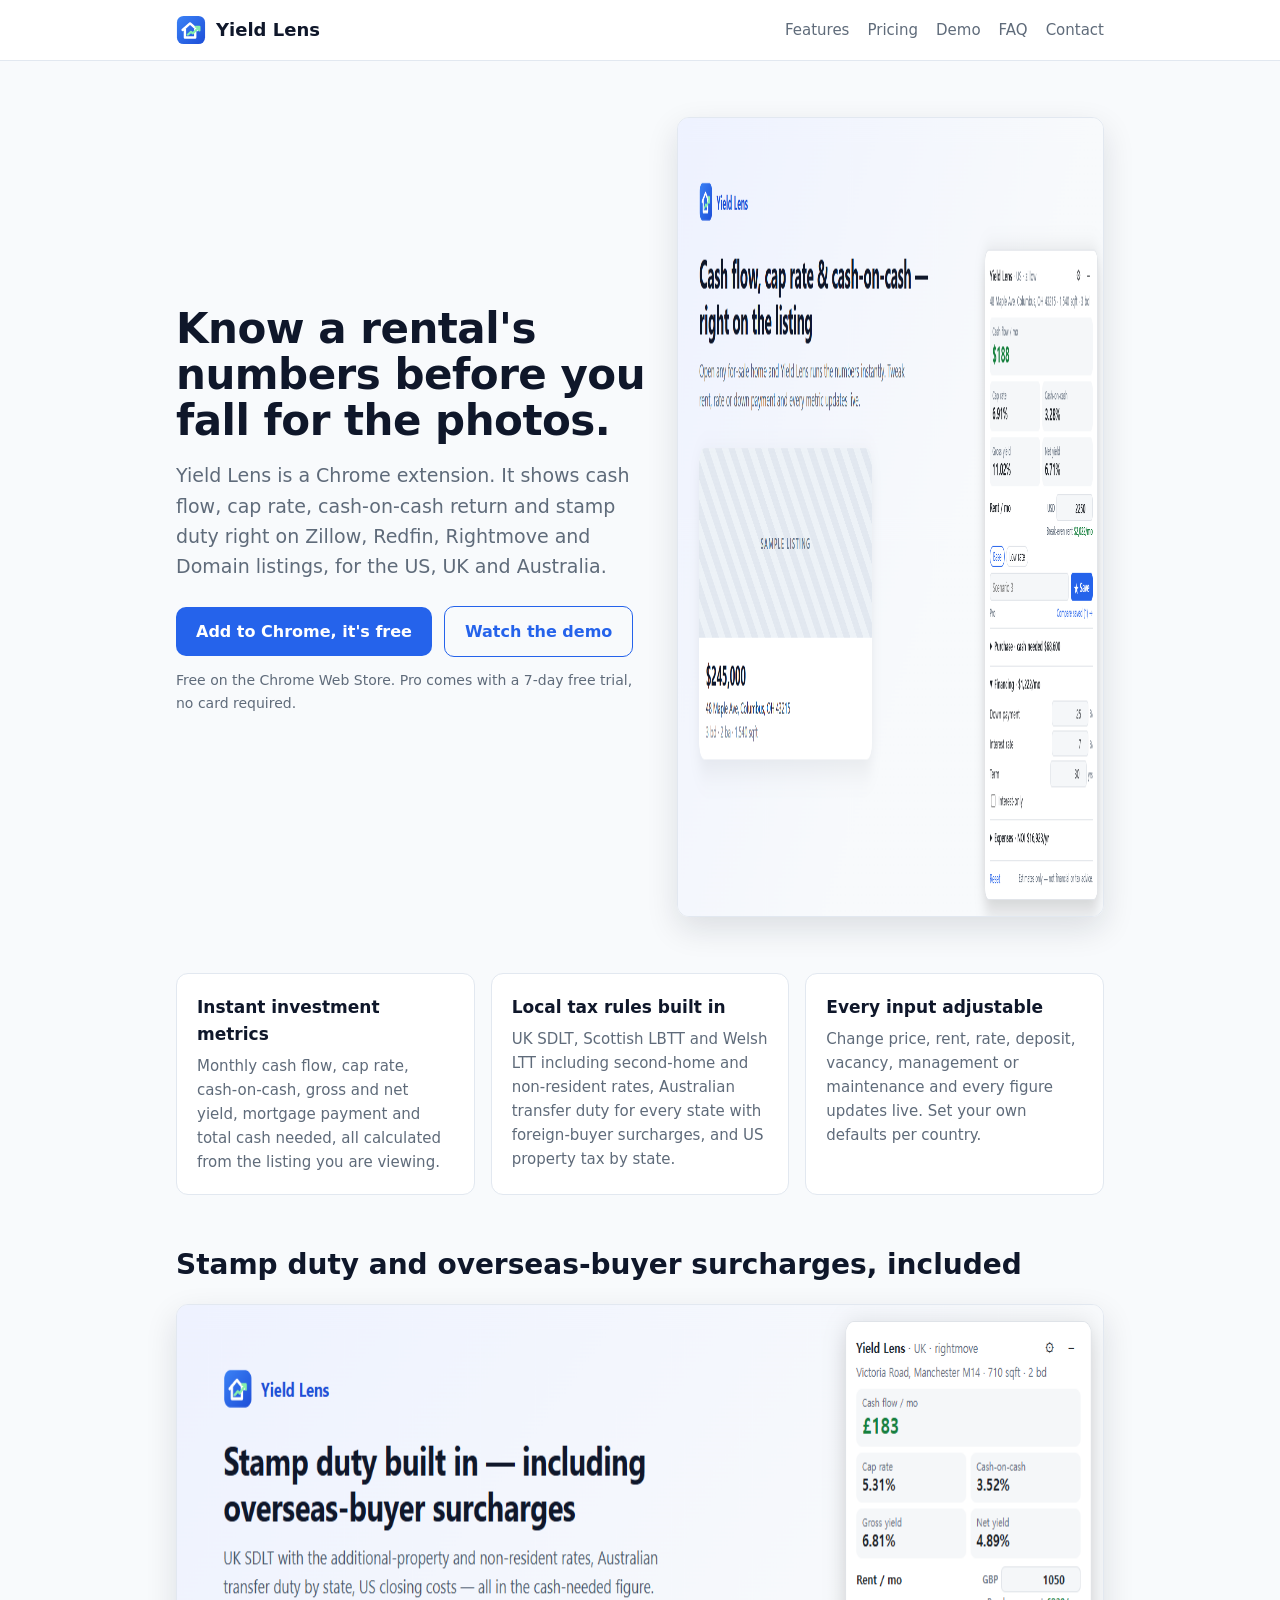
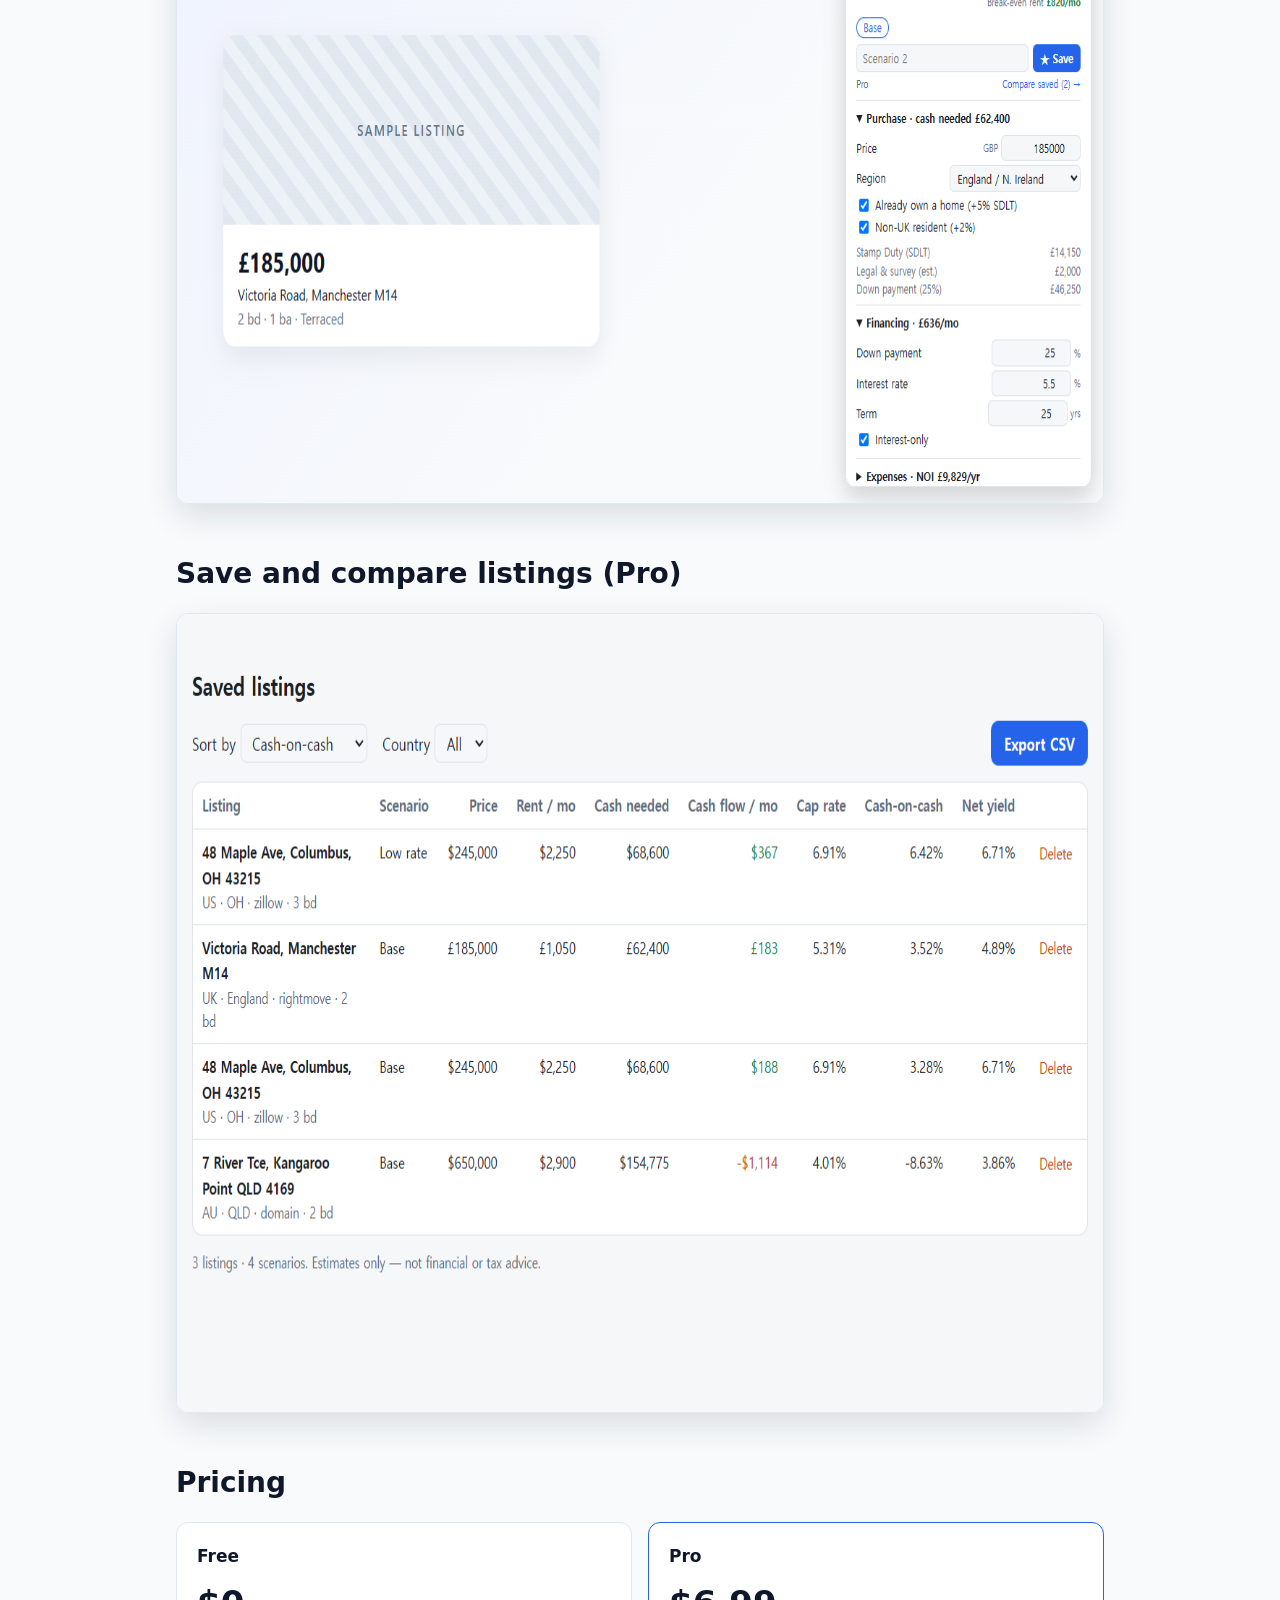
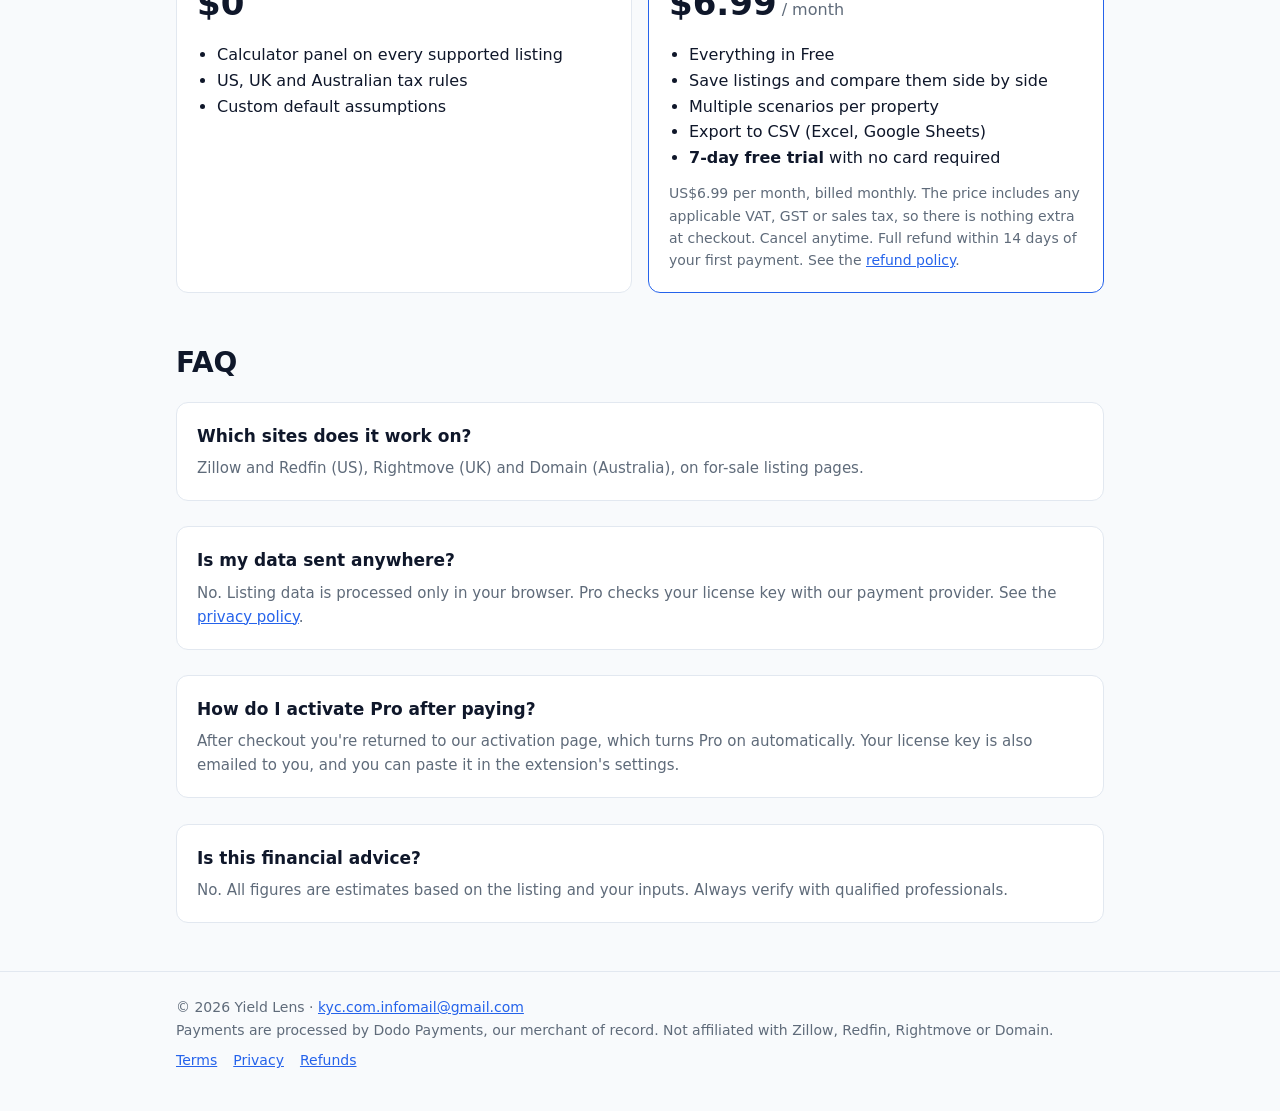
<file: index.html>
<!doctype html>
<html lang="en">
<head>
<meta charset="utf-8" />
<meta name="viewport" content="width=device-width, initial-scale=1" />
<title>Yield Lens – Rental Property Calculator for Chrome</title>
<meta name="description" content="Cash flow, cap rate, rental yield and stamp duty on Zillow, Redfin, Rightmove and Domain listings. A Chrome extension for property investors in the US, UK and Australia." />
<link rel="icon" href="img/icon.svg" type="image/svg+xml" />
<link rel="stylesheet" href="style.css" />
</head>
<body>
<header class="site"><div class="wrap">
  <a class="brand" href="./"><img src="img/icon.svg" alt="" />Yield Lens</a>
  <nav class="site"><a href="#features">Features</a><a href="#pricing">Pricing</a><a href="demo.html">Demo</a><a href="#faq">FAQ</a><a href="mailto:kyc.com.infomail@gmail.com">Contact</a></nav>
</div></header>

<main class="wrap">
  <section class="hero">
    <div>
      <h1>Know a rental's numbers before you fall for the photos.</h1>
      <p class="lead">Yield Lens is a Chrome extension. It shows cash flow, cap rate, cash-on-cash return and stamp duty right on Zillow, Redfin, Rightmove and Domain listings, for the US, UK and Australia.</p>
      <div class="ctas">
        <a class="btn" href="https://chromewebstore.google.com/detail/lgcgakfnemhaohgicpjpabeapgnioijn">Add to Chrome, it's free</a>
        <a class="btn secondary" href="demo.html">Watch the demo</a>
      </div>
      <p class="muted" style="font-size:14px;margin-top:12px">Free on the Chrome Web Store. Pro comes with a 7-day free trial, no card required.</p>
      <div>
      </div>
    </div>
    <img class="shot" src="img/panel-us.png" alt="Yield Lens panel showing monthly cash flow, cap rate and cash-on-cash return next to a sample US listing" width="1280" height="800" />
  </section>

  <section id="features" class="features">
    <div class="card"><h3>Instant investment metrics</h3><p>Monthly cash flow, cap rate, cash-on-cash, gross and net yield, mortgage payment and total cash needed, all calculated from the listing you are viewing.</p></div>
    <div class="card"><h3>Local tax rules built in</h3><p>UK SDLT, Scottish LBTT and Welsh LTT including second-home and non-resident rates, Australian transfer duty for every state with foreign-buyer surcharges, and US property tax by state.</p></div>
    <div class="card"><h3>Every input adjustable</h3><p>Change price, rent, rate, deposit, vacancy, management or maintenance and every figure updates live. Set your own defaults per country.</p></div>
  </section>

  <section class="block">
    <h2>Stamp duty and overseas-buyer surcharges, included</h2>
    <img class="shot" src="img/panel-uk.png" alt="Yield Lens panel on a sample UK listing with stamp duty including additional-property and non-resident surcharges" width="1280" height="800" />
  </section>

  <section class="block">
    <h2>Save and compare listings (Pro)</h2>
    <img class="shot" src="img/compare.png" alt="Comparison table of saved listings and scenarios sorted by cash-on-cash return, with CSV export" width="1280" height="800" />
  </section>

  <section id="pricing" class="block">
    <h2>Pricing</h2>
    <div class="pricing">
      <div class="card">
        <h3>Free</h3>
        <div class="price">$0</div>
        <ul>
          <li>Calculator panel on every supported listing</li>
          <li>US, UK and Australian tax rules</li>
          <li>Custom default assumptions</li>
        </ul>
      </div>
      <div class="card pro">
        <h3>Pro</h3>
        <div class="price">$6.99<span class="muted" style="font-size:16px;font-weight:400"> / month</span></div>
        <ul>
          <li>Everything in Free</li>
          <li>Save listings and compare them side by side</li>
          <li>Multiple scenarios per property</li>
          <li>Export to CSV (Excel, Google Sheets)</li>
          <li><strong>7-day free trial</strong> with no card required</li>
        </ul>
        <p class="muted" style="font-size:14px;margin-top:12px">US$6.99 per month, billed monthly. The price includes any applicable VAT, GST or sales tax, so there is nothing extra at checkout. Cancel anytime. Full refund within 14 days of your first payment. See the <a href="refund.html">refund policy</a>.</p>
      </div>
    </div>
  </section>

  <section id="faq" class="block">
    <h2>FAQ</h2>
    <div class="card">
      <h3>Which sites does it work on?</h3>
      <p>Zillow and Redfin (US), Rightmove (UK) and Domain (Australia), on for-sale listing pages.</p>
    </div><br />
    <div class="card">
      <h3>Is my data sent anywhere?</h3>
      <p>No. Listing data is processed only in your browser. Pro checks your license key with our payment provider. See the <a href="privacy.html">privacy policy</a>.</p>
    </div><br />
    <div class="card">
      <h3>How do I activate Pro after paying?</h3>
      <p>After checkout you're returned to our activation page, which turns Pro on automatically. Your license key is also emailed to you, and you can paste it in the extension's settings.</p>
    </div><br />
    <div class="card">
      <h3>Is this financial advice?</h3>
      <p>No. All figures are estimates based on the listing and your inputs. Always verify with qualified professionals.</p>
    </div>
  </section>
</main>

<footer class="site"><div class="wrap">
  <span>© 2026 Yield Lens · <a href="mailto:kyc.com.infomail@gmail.com">kyc.com.infomail@gmail.com</a><br />Payments are processed by Dodo Payments, our merchant of record. Not affiliated with Zillow, Redfin, Rightmove or Domain.</span>
  <nav><a href="terms.html">Terms</a><a href="privacy.html">Privacy</a><a href="refund.html">Refunds</a></nav>
</div></footer>
</body>
</html>
</file>
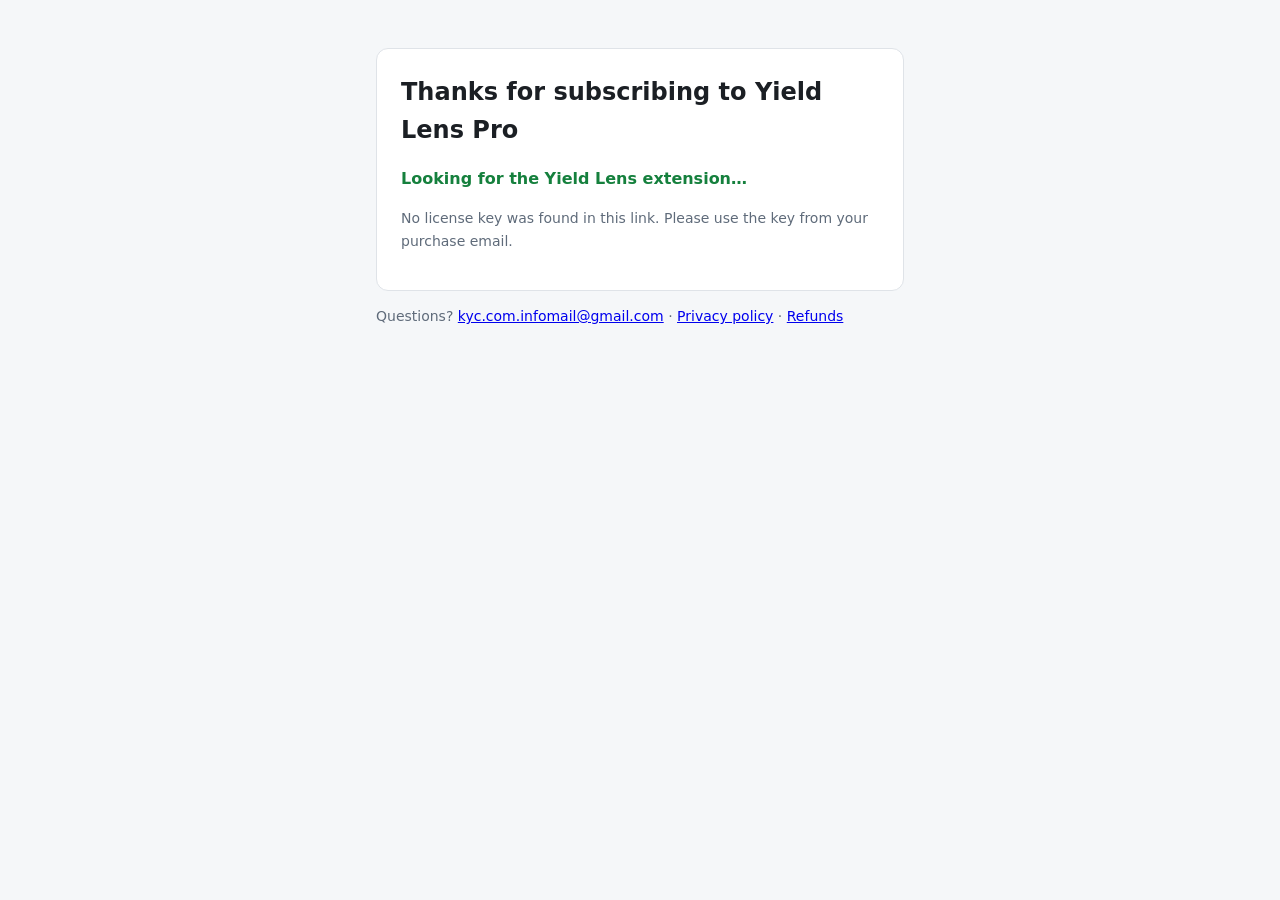
<file: activate.html>
<!doctype html>
<html lang="en">
<head>
<meta charset="utf-8" />
<meta name="viewport" content="width=device-width, initial-scale=1" />
<meta name="robots" content="noindex" />
<title>Activate Yield Lens Pro</title>
<style>
  :root { --fg:#1b1f24; --muted:#5f6b7a; --bg:#f5f7f9; --card:#fff; --border:#dfe3e8; --accent:#2563eb; --ok:#15803d; --err:#c2410c; }
  @media (prefers-color-scheme: dark) { :root { --fg:#e8eaed; --muted:#9aa4b1; --bg:#111315; --card:#1b1e22; --border:#30353b; --accent:#6b9cff; --ok:#4ade80; --err:#fb923c; } }
  * { box-sizing:border-box; }
  body { margin:0; background:var(--bg); color:var(--fg); font:16px/1.6 system-ui,-apple-system,'Segoe UI',Roboto,sans-serif; }
  main { max-width:560px; margin:0 auto; padding:48px 16px; }
  .card { background:var(--card); border:1px solid var(--border); border-radius:12px; padding:24px; }
  h1 { font-size:24px; margin:0 0 8px; }
  .key { display:flex; gap:8px; margin:16px 0; }
  code { flex:1; min-width:0; overflow-wrap:anywhere; font:15px ui-monospace,Consolas,monospace; background:var(--bg); border:1px solid var(--border); border-radius:8px; padding:10px 12px; }
  button { font:inherit; font-weight:600; border:0; border-radius:8px; padding:0 16px; background:var(--accent); color:#fff; cursor:pointer; }
  #yl-status { font-weight:600; }
  #yl-status[data-state="ok"] { color:var(--ok); } #yl-status[data-state="error"] { color:var(--err); }
  .muted { color:var(--muted); font-size:14px; }
  [hidden] { display:none !important; }
</style>
</head>
<body>
<main>
  <div class="card">
    <h1>Thanks for subscribing to Yield Lens Pro</h1>
    <p id="yl-status" data-state="ok">Looking for the Yield Lens extension…</p>

    <div id="key-box" hidden>
      <p class="muted">Your license key (also sent to your email):</p>
      <div class="key"><code id="key"></code><button id="copy" type="button">Copy</button></div>
    </div>

    <div id="manual" hidden>
      <p class="muted">To activate manually: click the Yield Lens icon in Chrome → <b>Default assumptions</b> → paste the key under <b>Plan</b> → <b>Activate</b>.</p>
    </div>
    <p id="no-key" class="muted" hidden>No license key was found in this link. Please use the key from your purchase email.</p>
  </div>
  <p class="muted">Questions? <a href="mailto:kyc.com.infomail@gmail.com">kyc.com.infomail@gmail.com</a> · <a href="privacy.html">Privacy policy</a> · <a href="refund.html">Refunds</a></p>
</main>
<script>
  (function () {
    var key = (new URLSearchParams(location.search).get('license_key') || '').split(',')[0].trim();
    var status = document.getElementById('yl-status');
    if (key) {
      document.getElementById('key').textContent = key;
      document.getElementById('key-box').hidden = false;
      document.getElementById('copy').onclick = function () {
        navigator.clipboard.writeText(key).then(function () { document.getElementById('copy').textContent = 'Copied'; });
      };
    } else {
      document.getElementById('no-key').hidden = false;
    }
    // The extension's content script marks the page and updates #yl-status.
    setTimeout(function () {
      if (document.documentElement.dataset.ylInstalled === 'true') {
        if (!key) status.textContent = 'Yield Lens is installed.';
        if (status.dataset.state === 'error') document.getElementById('manual').hidden = false;
        return;
      }
      status.textContent = 'The Yield Lens extension was not detected in this browser.';
      status.dataset.state = 'error';
      document.getElementById('manual').hidden = false;
    }, 2500);
  })();
</script>
</body>
</html>
</file>
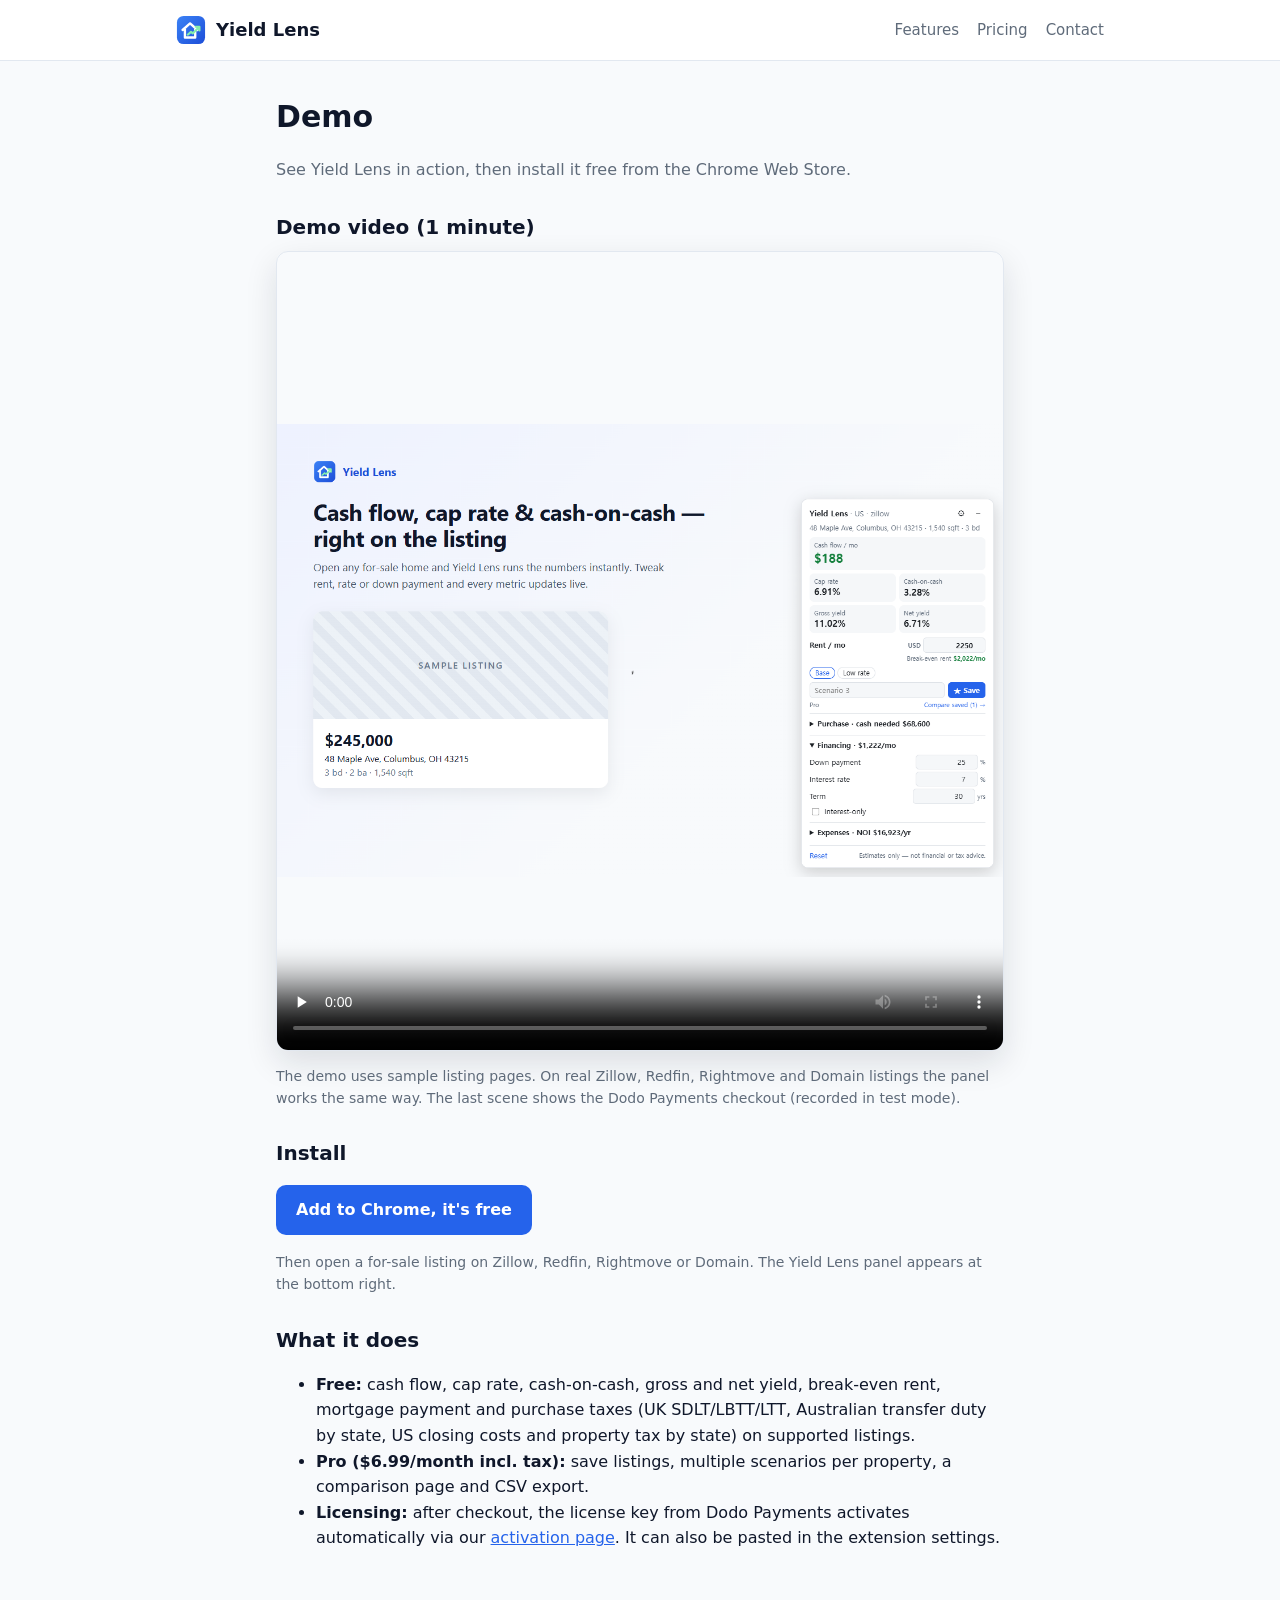
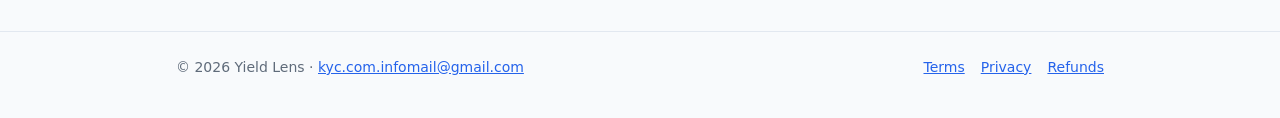
<file: demo.html>
<!doctype html>
<html lang="en">
<head>
<meta charset="utf-8" />
<meta name="viewport" content="width=device-width, initial-scale=1" />
<title>Demo – Yield Lens</title>
<link rel="icon" href="img/icon.svg" type="image/svg+xml" />
<link rel="stylesheet" href="style.css" />
</head>
<body>
<header class="site"><div class="wrap">
  <a class="brand" href="./"><img src="img/icon.svg" alt="" />Yield Lens</a>
  <nav class="site"><a href="./#features">Features</a><a href="./#pricing">Pricing</a><a href="mailto:kyc.com.infomail@gmail.com">Contact</a></nav>
</div></header>
<main class="doc">
<h1>Demo</h1>
<p class="muted">See Yield Lens in action, then install it free from the Chrome Web Store.</p>

<h2>Demo video (1 minute)</h2>
<video class="shot" src="media/demo.webm" poster="img/panel-us.png" controls playsinline preload="none" width="1280" height="800"></video>
<p class="muted" style="font-size:14px">The demo uses sample listing pages. On real Zillow, Redfin, Rightmove and Domain listings the panel works the same way. The last scene shows the Dodo Payments checkout (recorded in test mode).</p>

<h2>Install</h2>
<p><a class="btn" href="https://chromewebstore.google.com/detail/lgcgakfnemhaohgicpjpabeapgnioijn">Add to Chrome, it's free</a></p>
<p class="muted" style="font-size:14px">Then open a for-sale listing on Zillow, Redfin, Rightmove or Domain. The Yield Lens panel appears at the bottom right.</p>

<h2>What it does</h2>
<ul>
  <li><b>Free:</b> cash flow, cap rate, cash-on-cash, gross and net yield, break-even rent, mortgage payment and purchase taxes (UK SDLT/LBTT/LTT, Australian transfer duty by state, US closing costs and property tax by state) on supported listings.</li>
  <li><b>Pro ($6.99/month incl. tax):</b> save listings, multiple scenarios per property, a comparison page and CSV export.</li>
  <li><b>Licensing:</b> after checkout, the license key from Dodo Payments activates automatically via our <a href="activate.html">activation page</a>. It can also be pasted in the extension settings.</li>
</ul>

</main>
<footer class="site"><div class="wrap">
  <span>© 2026 Yield Lens · <a href="mailto:kyc.com.infomail@gmail.com">kyc.com.infomail@gmail.com</a></span>
  <nav><a href="terms.html">Terms</a><a href="privacy.html">Privacy</a><a href="refund.html">Refunds</a></nav>
</div></footer>
</body>
</html>
</file>
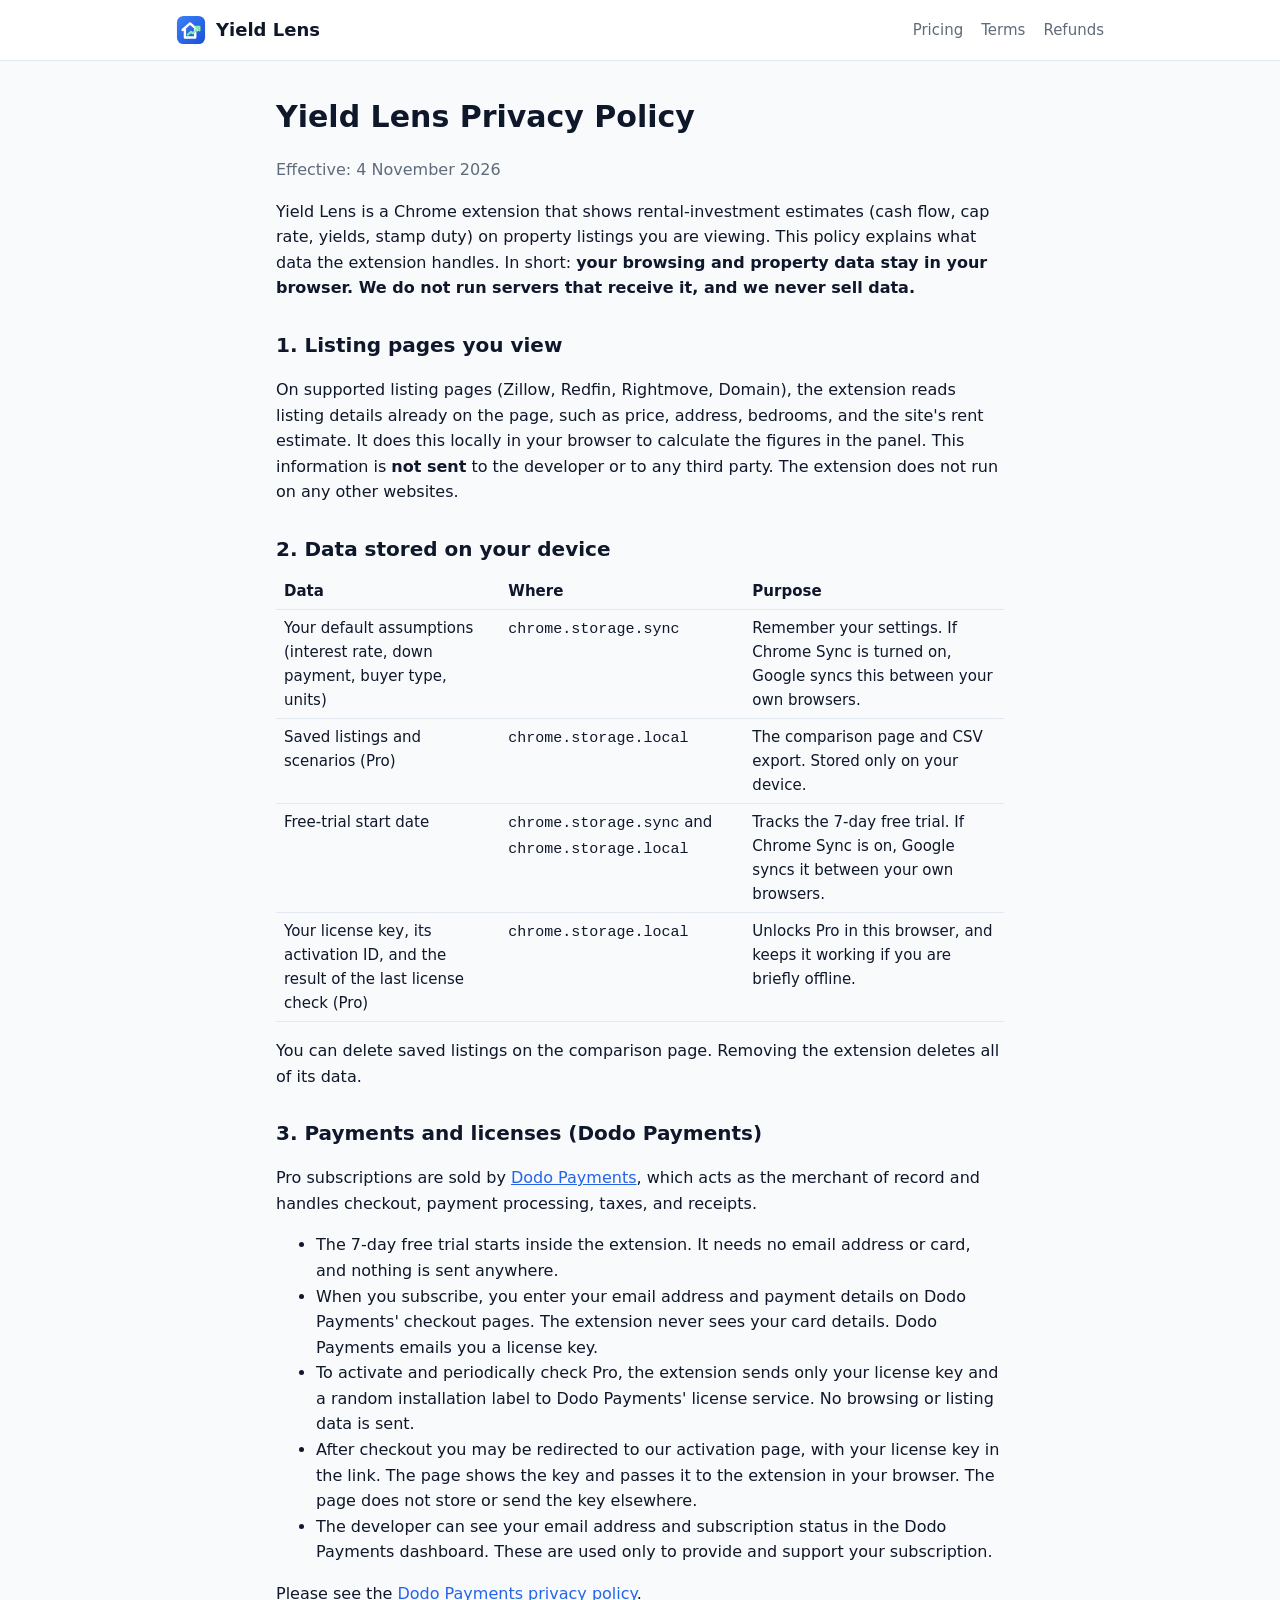
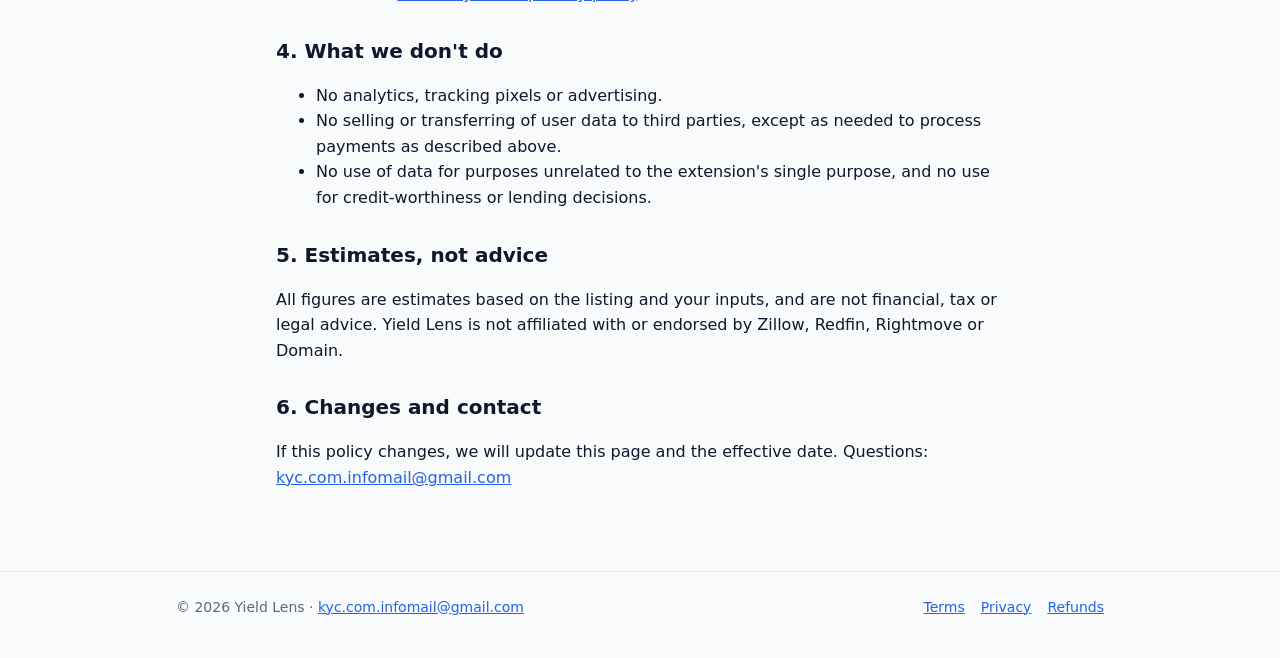
<file: privacy.html>
<!doctype html>
<html lang="en">
<head>
<meta charset="utf-8" />
<meta name="viewport" content="width=device-width, initial-scale=1" />
<title>Privacy Policy – Yield Lens</title>
<link rel="icon" href="img/icon.svg" type="image/svg+xml" />
<link rel="stylesheet" href="style.css" />
</head>
<body>
<header class="site"><div class="wrap">
  <a class="brand" href="./"><img src="img/icon.svg" alt="" />Yield Lens</a>
  <nav class="site"><a href="./#pricing">Pricing</a><a href="terms.html">Terms</a><a href="refund.html">Refunds</a></nav>
</div></header>
<main class="doc">
<h1>Yield Lens Privacy Policy</h1>
<p class="muted">Effective: 4 November 2026</p>

<p>Yield Lens is a Chrome extension that shows rental-investment estimates (cash flow, cap rate, yields, stamp duty) on property listings you are viewing. This policy explains what data the extension handles. In short: <strong>your browsing and property data stay in your browser. We do not run servers that receive it, and we never sell data.</strong></p>

<h2>1. Listing pages you view</h2>
<p>On supported listing pages (Zillow, Redfin, Rightmove, Domain), the extension reads listing details already on the page, such as price, address, bedrooms, and the site's rent estimate. It does this locally in your browser to calculate the figures in the panel. This information is <strong>not sent</strong> to the developer or to any third party. The extension does not run on any other websites.</p>

<h2>2. Data stored on your device</h2>
<table>
  <tr><th>Data</th><th>Where</th><th>Purpose</th></tr>
  <tr><td>Your default assumptions (interest rate, down payment, buyer type, units)</td><td><code>chrome.storage.sync</code></td><td>Remember your settings. If Chrome Sync is turned on, Google syncs this between your own browsers.</td></tr>
  <tr><td>Saved listings and scenarios (Pro)</td><td><code>chrome.storage.local</code></td><td>The comparison page and CSV export. Stored only on your device.</td></tr>
  <tr><td>Free-trial start date</td><td><code>chrome.storage.sync</code> and <code>chrome.storage.local</code></td><td>Tracks the 7-day free trial. If Chrome Sync is on, Google syncs it between your own browsers.</td></tr>
  <tr><td>Your license key, its activation ID, and the result of the last license check (Pro)</td><td><code>chrome.storage.local</code></td><td>Unlocks Pro in this browser, and keeps it working if you are briefly offline.</td></tr>
</table>
<p>You can delete saved listings on the comparison page. Removing the extension deletes all of its data.</p>

<h2>3. Payments and licenses (Dodo Payments)</h2>
<p>Pro subscriptions are sold by <a href="https://dodopayments.com">Dodo Payments</a>, which acts as the merchant of record and handles checkout, payment processing, taxes, and receipts.</p>
<ul>
  <li>The 7-day free trial starts inside the extension. It needs no email address or card, and nothing is sent anywhere.</li>
  <li>When you subscribe, you enter your email address and payment details on Dodo Payments' checkout pages. The extension never sees your card details. Dodo Payments emails you a license key.</li>
  <li>To activate and periodically check Pro, the extension sends only your license key and a random installation label to Dodo Payments' license service. No browsing or listing data is sent.</li>
  <li>After checkout you may be redirected to our activation page, with your license key in the link. The page shows the key and passes it to the extension in your browser. The page does not store or send the key elsewhere.</li>
  <li>The developer can see your email address and subscription status in the Dodo Payments dashboard. These are used only to provide and support your subscription.</li>
</ul>
<p>Please see the <a href="https://dodopayments.com/privacy-policy">Dodo Payments privacy policy</a>.</p>

<h2>4. What we don't do</h2>
<ul>
  <li>No analytics, tracking pixels or advertising.</li>
  <li>No selling or transferring of user data to third parties, except as needed to process payments as described above.</li>
  <li>No use of data for purposes unrelated to the extension's single purpose, and no use for credit-worthiness or lending decisions.</li>
</ul>

<h2>5. Estimates, not advice</h2>
<p>All figures are estimates based on the listing and your inputs, and are not financial, tax or legal advice. Yield Lens is not affiliated with or endorsed by Zillow, Redfin, Rightmove or Domain.</p>

<h2>6. Changes and contact</h2>
<p>If this policy changes, we will update this page and the effective date. Questions: <a href="mailto:kyc.com.infomail@gmail.com">kyc.com.infomail@gmail.com</a></p>
</main>
<footer class="site"><div class="wrap">
  <span>© 2026 Yield Lens · <a href="mailto:kyc.com.infomail@gmail.com">kyc.com.infomail@gmail.com</a></span>
  <nav><a href="terms.html">Terms</a><a href="privacy.html">Privacy</a><a href="refund.html">Refunds</a></nav>
</div></footer>
</body>
</html>
</file>
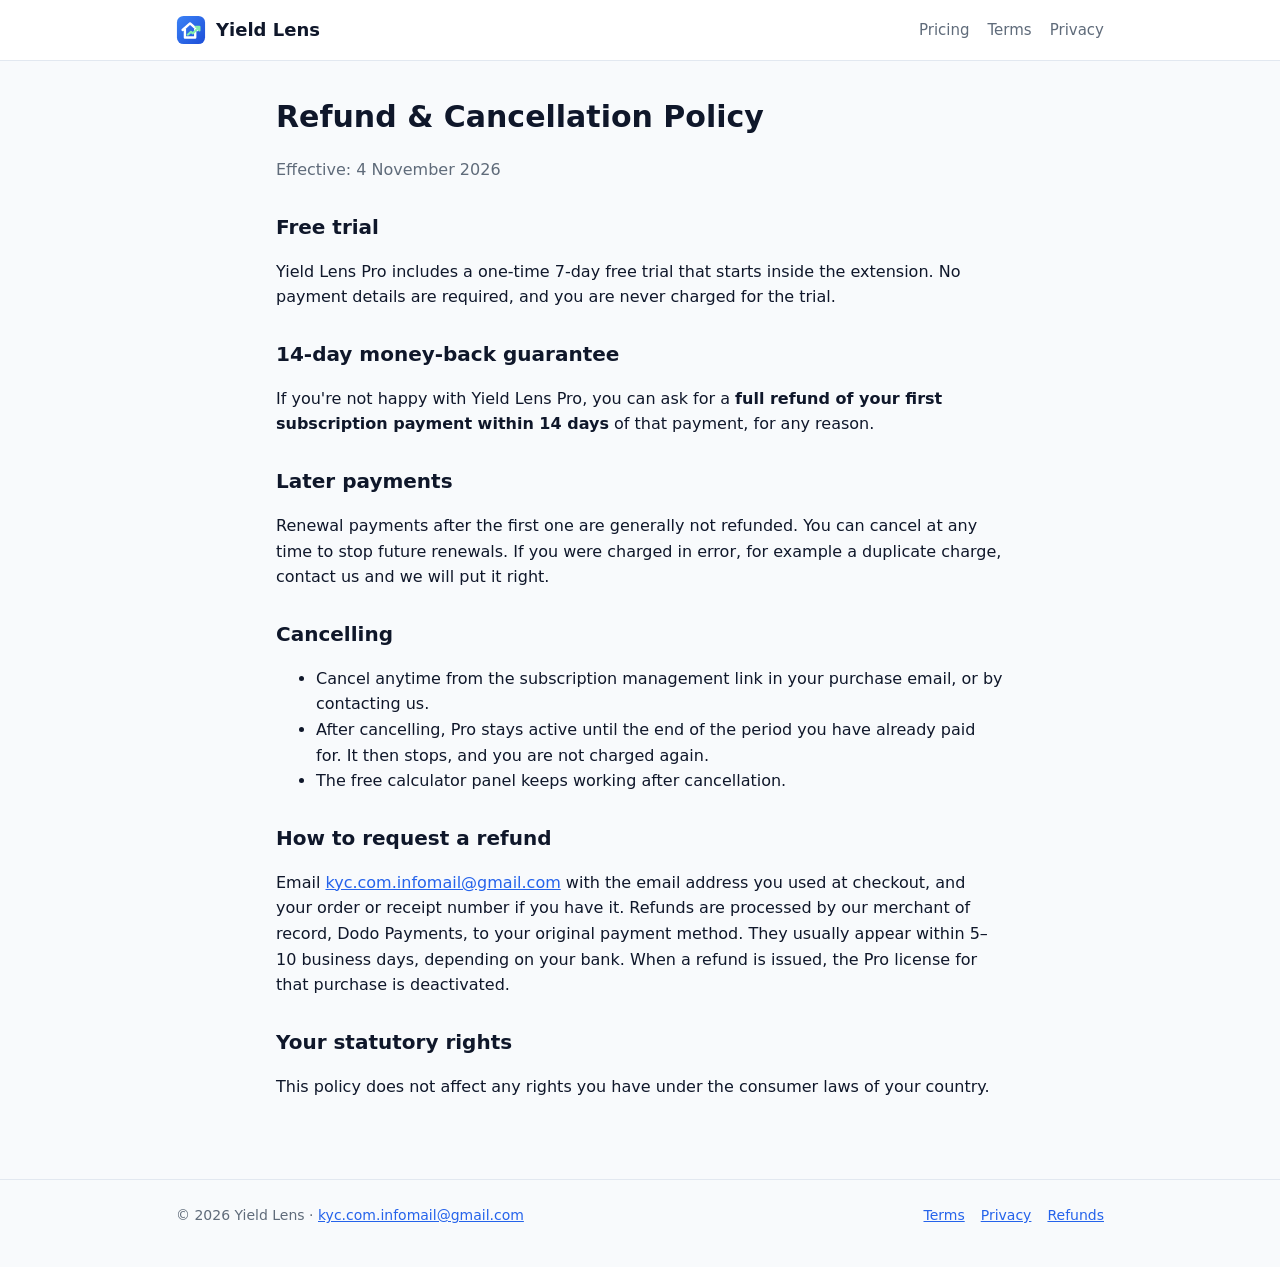
<file: refund.html>
<!doctype html>
<html lang="en">
<head>
<meta charset="utf-8" />
<meta name="viewport" content="width=device-width, initial-scale=1" />
<title>Refund Policy – Yield Lens</title>
<link rel="icon" href="img/icon.svg" type="image/svg+xml" />
<link rel="stylesheet" href="style.css" />
</head>
<body>
<header class="site"><div class="wrap">
  <a class="brand" href="./"><img src="img/icon.svg" alt="" />Yield Lens</a>
  <nav class="site"><a href="./#pricing">Pricing</a><a href="terms.html">Terms</a><a href="privacy.html">Privacy</a></nav>
</div></header>
<main class="doc">
<h1>Refund &amp; Cancellation Policy</h1>
<p class="muted">Effective: 4 November 2026</p>

<h2>Free trial</h2>
<p>Yield Lens Pro includes a one-time 7-day free trial that starts inside the extension. No payment details are required, and you are never charged for the trial.</p>

<h2>14-day money-back guarantee</h2>
<p>If you're not happy with Yield Lens Pro, you can ask for a <strong>full refund of your first subscription payment within 14 days</strong> of that payment, for any reason.</p>

<h2>Later payments</h2>
<p>Renewal payments after the first one are generally not refunded. You can cancel at any time to stop future renewals. If you were charged in error, for example a duplicate charge, contact us and we will put it right.</p>

<h2>Cancelling</h2>
<ul>
  <li>Cancel anytime from the subscription management link in your purchase email, or by contacting us.</li>
  <li>After cancelling, Pro stays active until the end of the period you have already paid for. It then stops, and you are not charged again.</li>
  <li>The free calculator panel keeps working after cancellation.</li>
</ul>

<h2>How to request a refund</h2>
<p>Email <a href="mailto:kyc.com.infomail@gmail.com">kyc.com.infomail@gmail.com</a> with the email address you used at checkout, and your order or receipt number if you have it. Refunds are processed by our merchant of record, Dodo Payments, to your original payment method. They usually appear within 5–10 business days, depending on your bank. When a refund is issued, the Pro license for that purchase is deactivated.</p>

<h2>Your statutory rights</h2>
<p>This policy does not affect any rights you have under the consumer laws of your country.</p>
</main>
<footer class="site"><div class="wrap">
  <span>© 2026 Yield Lens · <a href="mailto:kyc.com.infomail@gmail.com">kyc.com.infomail@gmail.com</a></span>
  <nav><a href="terms.html">Terms</a><a href="privacy.html">Privacy</a><a href="refund.html">Refunds</a></nav>
</div></footer>
</body>
</html>
</file>
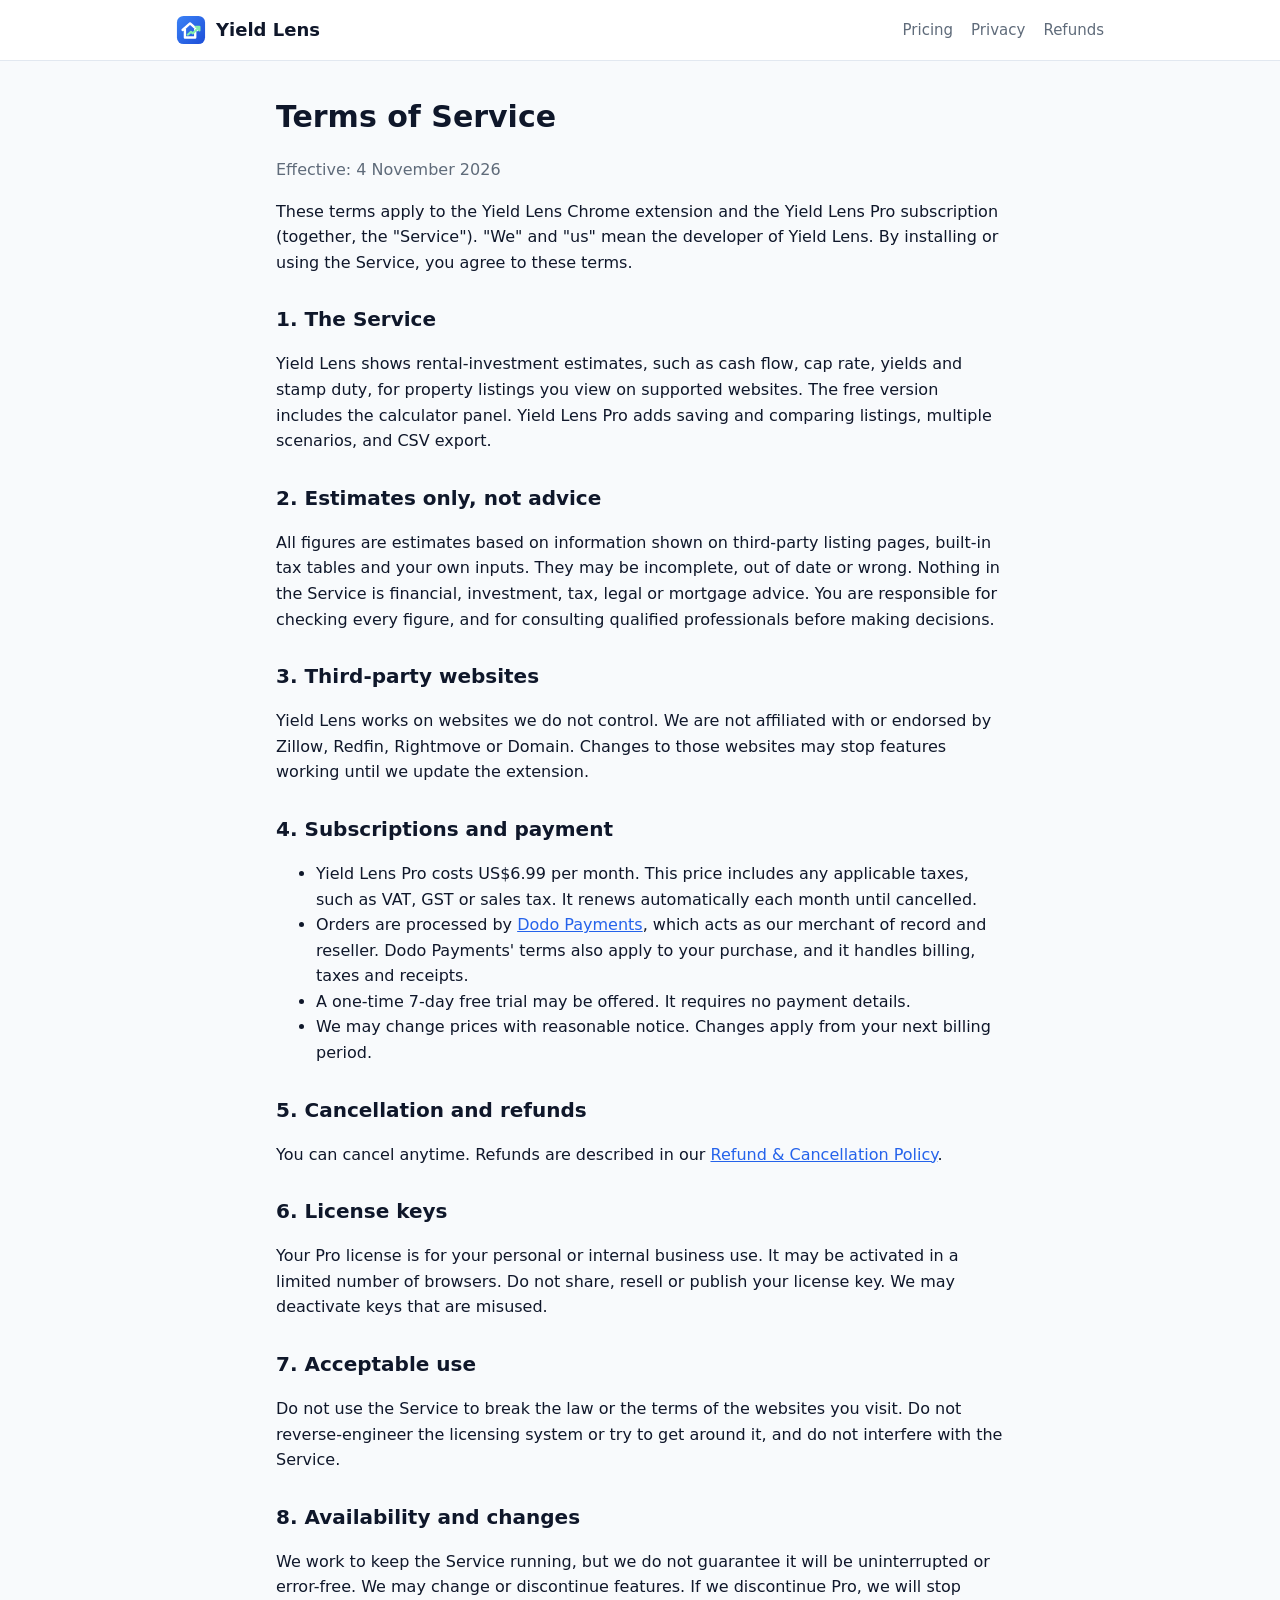
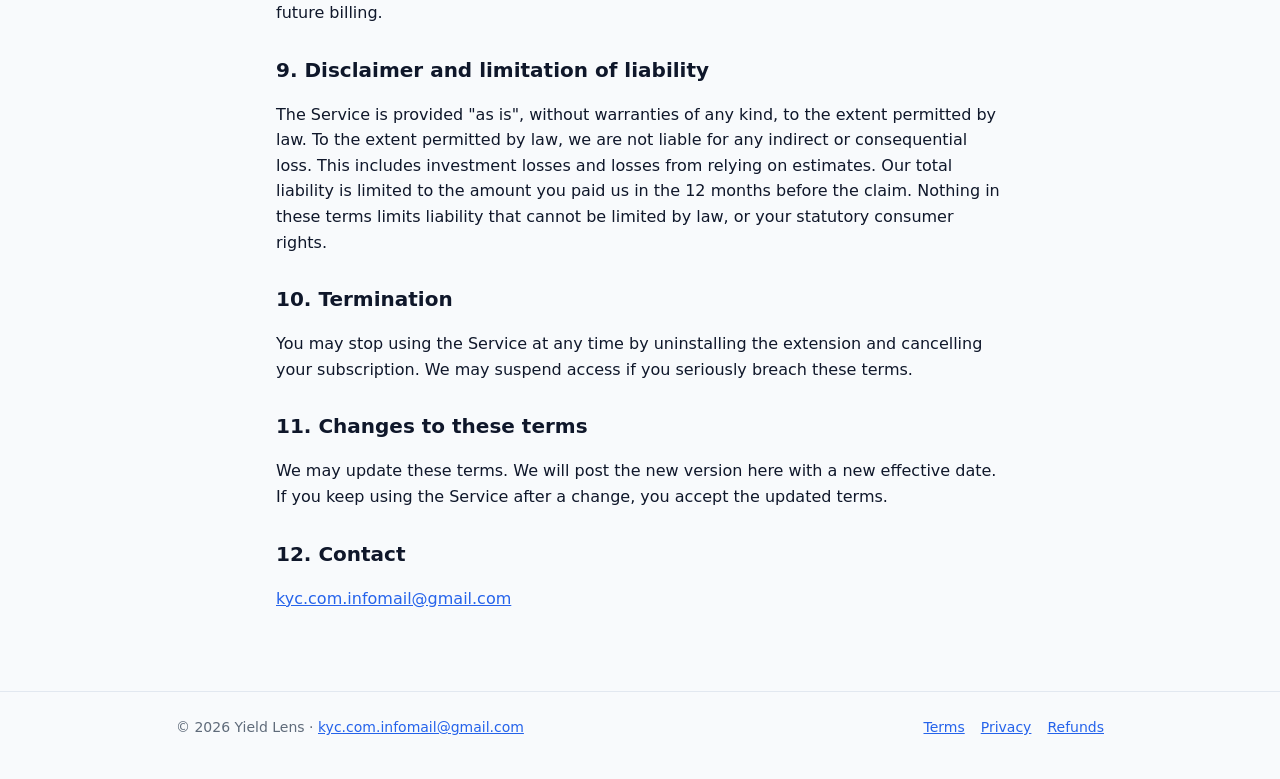
<file: terms.html>
<!doctype html>
<html lang="en">
<head>
<meta charset="utf-8" />
<meta name="viewport" content="width=device-width, initial-scale=1" />
<title>Terms of Service – Yield Lens</title>
<link rel="icon" href="img/icon.svg" type="image/svg+xml" />
<link rel="stylesheet" href="style.css" />
</head>
<body>
<header class="site"><div class="wrap">
  <a class="brand" href="./"><img src="img/icon.svg" alt="" />Yield Lens</a>
  <nav class="site"><a href="./#pricing">Pricing</a><a href="privacy.html">Privacy</a><a href="refund.html">Refunds</a></nav>
</div></header>
<main class="doc">
<h1>Terms of Service</h1>
<p class="muted">Effective: 4 November 2026</p>

<p>These terms apply to the Yield Lens Chrome extension and the Yield Lens Pro subscription (together, the "Service"). "We" and "us" mean the developer of Yield Lens. By installing or using the Service, you agree to these terms.</p>

<h2>1. The Service</h2>
<p>Yield Lens shows rental-investment estimates, such as cash flow, cap rate, yields and stamp duty, for property listings you view on supported websites. The free version includes the calculator panel. Yield Lens Pro adds saving and comparing listings, multiple scenarios, and CSV export.</p>

<h2>2. Estimates only, not advice</h2>
<p>All figures are estimates based on information shown on third-party listing pages, built-in tax tables and your own inputs. They may be incomplete, out of date or wrong. Nothing in the Service is financial, investment, tax, legal or mortgage advice. You are responsible for checking every figure, and for consulting qualified professionals before making decisions.</p>

<h2>3. Third-party websites</h2>
<p>Yield Lens works on websites we do not control. We are not affiliated with or endorsed by Zillow, Redfin, Rightmove or Domain. Changes to those websites may stop features working until we update the extension.</p>

<h2>4. Subscriptions and payment</h2>
<ul>
  <li>Yield Lens Pro costs US$6.99 per month. This price includes any applicable taxes, such as VAT, GST or sales tax. It renews automatically each month until cancelled.</li>
  <li>Orders are processed by <a href="https://dodopayments.com">Dodo Payments</a>, which acts as our merchant of record and reseller. Dodo Payments' terms also apply to your purchase, and it handles billing, taxes and receipts.</li>
  <li>A one-time 7-day free trial may be offered. It requires no payment details.</li>
  <li>We may change prices with reasonable notice. Changes apply from your next billing period.</li>
</ul>

<h2>5. Cancellation and refunds</h2>
<p>You can cancel anytime. Refunds are described in our <a href="refund.html">Refund &amp; Cancellation Policy</a>.</p>

<h2>6. License keys</h2>
<p>Your Pro license is for your personal or internal business use. It may be activated in a limited number of browsers. Do not share, resell or publish your license key. We may deactivate keys that are misused.</p>

<h2>7. Acceptable use</h2>
<p>Do not use the Service to break the law or the terms of the websites you visit. Do not reverse-engineer the licensing system or try to get around it, and do not interfere with the Service.</p>

<h2>8. Availability and changes</h2>
<p>We work to keep the Service running, but we do not guarantee it will be uninterrupted or error-free. We may change or discontinue features. If we discontinue Pro, we will stop future billing.</p>

<h2>9. Disclaimer and limitation of liability</h2>
<p>The Service is provided "as is", without warranties of any kind, to the extent permitted by law. To the extent permitted by law, we are not liable for any indirect or consequential loss. This includes investment losses and losses from relying on estimates. Our total liability is limited to the amount you paid us in the 12 months before the claim. Nothing in these terms limits liability that cannot be limited by law, or your statutory consumer rights.</p>

<h2>10. Termination</h2>
<p>You may stop using the Service at any time by uninstalling the extension and cancelling your subscription. We may suspend access if you seriously breach these terms.</p>

<h2>11. Changes to these terms</h2>
<p>We may update these terms. We will post the new version here with a new effective date. If you keep using the Service after a change, you accept the updated terms.</p>

<h2>12. Contact</h2>
<p><a href="mailto:kyc.com.infomail@gmail.com">kyc.com.infomail@gmail.com</a></p>
</main>
<footer class="site"><div class="wrap">
  <span>© 2026 Yield Lens · <a href="mailto:kyc.com.infomail@gmail.com">kyc.com.infomail@gmail.com</a></span>
  <nav><a href="terms.html">Terms</a><a href="privacy.html">Privacy</a><a href="refund.html">Refunds</a></nav>
</div></footer>
</body>
</html>
</file>
<file: style.css>
:root {
  --fg: #0f172a;
  --muted: #5f6b7a;
  --bg: #f8fafc;
  --card: #ffffff;
  --border: #e2e8f0;
  --accent: #2563eb;
  --accent-fg: #ffffff;
  color-scheme: light;
}
@media (prefers-color-scheme: dark) {
  :root {
    --fg: #e8eaed;
    --muted: #9aa4b1;
    --bg: #0f1113;
    --card: #191c20;
    --border: #2c3138;
    --accent: #6b9cff;
    --accent-fg: #0b1220;
    color-scheme: dark;
  }
}
* { box-sizing: border-box; }
body { margin: 0; background: var(--bg); color: var(--fg); font: 16px/1.6 system-ui, -apple-system, 'Segoe UI', Roboto, sans-serif; }
a { color: var(--accent); }
.wrap { max-width: 960px; margin: 0 auto; padding: 0 16px; }
header.site { border-bottom: 1px solid var(--border); background: var(--card); }
header.site .wrap { display: flex; align-items: center; justify-content: space-between; height: 60px; gap: 12px; }
.brand { white-space: nowrap; flex-shrink: 0; display: flex; align-items: center; gap: 10px; font-weight: 700; color: var(--fg); text-decoration: none; font-size: 18px; }
.brand img { width: 30px; height: 30px; }
nav.site { display: flex; gap: 18px; font-size: 15px; flex-wrap: wrap; }
nav.site a { color: var(--muted); text-decoration: none; }
nav.site a:hover { color: var(--fg); }
main.doc { max-width: 760px; margin: 0 auto; padding: 32px 16px 64px; }
main.doc h1 { font-size: 30px; margin: 0 0 4px; }
main.doc h2 { font-size: 20px; margin: 28px 0 8px; }
.muted { color: var(--muted); }
table { border-collapse: collapse; width: 100%; font-size: 15px; }
th, td { text-align: left; padding: 6px 8px; border-bottom: 1px solid var(--border); vertical-align: top; }
footer.site { border-top: 1px solid var(--border); padding: 24px 0 40px; font-size: 14px; color: var(--muted); }
footer.site .wrap { display: flex; flex-wrap: wrap; gap: 8px 18px; justify-content: space-between; }
footer.site nav { display: flex; gap: 16px; flex-wrap: wrap; }
.btn { display: inline-block; background: var(--accent); color: var(--accent-fg); font-weight: 700; padding: 12px 20px; border-radius: 10px; text-decoration: none; }
.btn.secondary { background: transparent; color: var(--accent); border: 1px solid var(--accent); }

/* landing */
.hero { padding: 56px 0 32px; display: grid; gap: 32px; grid-template-columns: 1.1fr 1fr; align-items: center; }
.hero h1 { font-size: 42px; line-height: 1.1; margin: 0 0 16px; letter-spacing: -0.5px; }
.hero p.lead { font-size: 19px; color: var(--muted); margin: 0 0 24px; }
.hero .ctas { display: flex; gap: 12px; flex-wrap: wrap; align-items: center; }
.shot { width: 100%; border-radius: 12px; border: 1px solid var(--border); box-shadow: 0 12px 32px rgba(15, 23, 42, 0.12); display: block; }
.features { display: grid; grid-template-columns: repeat(3, 1fr); gap: 16px; margin: 24px 0 48px; }
.card { background: var(--card); border: 1px solid var(--border); border-radius: 12px; padding: 20px; }
.card h3 { margin: 0 0 6px; font-size: 17px; }
.card p { margin: 0; color: var(--muted); font-size: 15px; }
section.block { margin: 48px 0; }
section.block h2 { font-size: 28px; margin: 0 0 16px; }
.pricing { display: grid; grid-template-columns: 1fr 1fr; gap: 16px; }
.price { font-size: 34px; font-weight: 800; margin: 4px 0; }
.pricing ul { padding-left: 20px; margin: 12px 0 0; }
.pricing .pro { border-color: var(--accent); }
@media (max-width: 760px) {
  .hero { grid-template-columns: 1fr; padding-top: 32px; }
  .hero h1 { font-size: 32px; }
  .features, .pricing { grid-template-columns: 1fr; }
  header.site .wrap { height: auto; min-height: 60px; padding-top: 8px; padding-bottom: 8px; }
  nav.site { gap: 4px 12px; font-size: 14px; justify-content: flex-end; }
}
</file>
